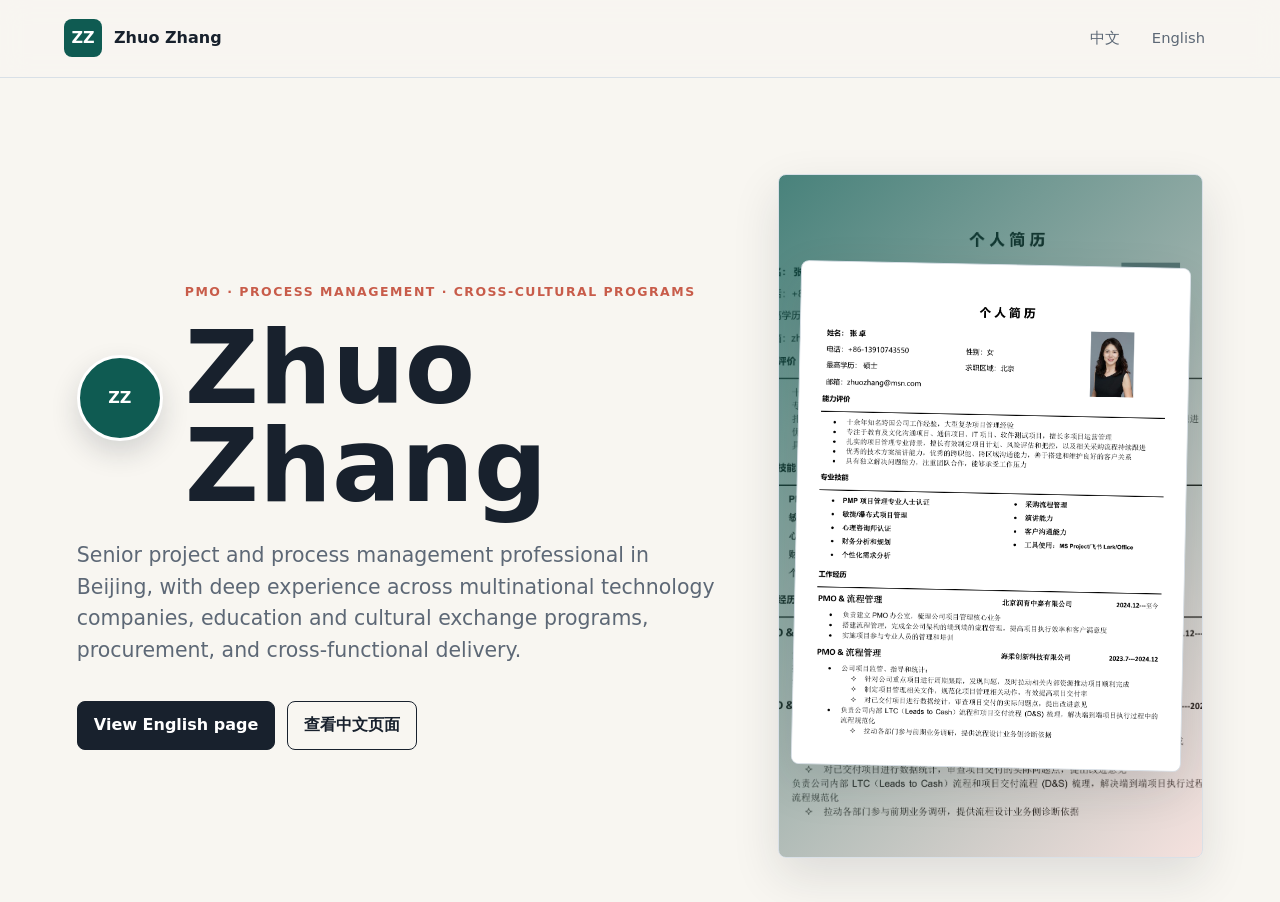
<file: index.html>
<!doctype html>
<html lang="en">
  <head>
    <meta charset="utf-8">
    <meta name="viewport" content="width=device-width, initial-scale=1">
    <title>Zhuo Zhang | Personal Website</title>
    <link rel="icon" href="assets/favicon.svg" type="image/svg+xml">
    <link rel="stylesheet" href="styles.css">
  </head>
  <body>
    <div class="site-shell">
      <header class="topbar">
        <a class="brand" href="index.html" aria-label="Zhuo Zhang home">
          <span class="mark">ZZ</span>
          <span>Zhuo Zhang</span>
        </a>
        <nav class="nav" aria-label="Language">
          <a href="zh.html">中文</a>
          <a href="en.html">English</a>
        </nav>
      </header>

      <main class="hero home-hero">
        <section class="headline">
          <div class="identity-row">
            <div class="avatar" data-avatar>ZZ</div>
            <div>
              <p class="eyebrow" data-bind="taglineEn">PMO · Process Management · Cross-Cultural Programs</p>
              <h1 data-bind="nameEn">Zhuo Zhang</h1>
            </div>
          </div>
          <p class="subtitle" data-bind="summaryHome">
            Senior project and process management professional in Beijing, with deep experience across multinational technology companies, education and cultural exchange programs, procurement, and cross-functional delivery.
          </p>
          <div class="actions">
            <a class="button primary" href="en.html">View English page</a>
            <a class="button secondary" href="zh.html">查看中文页面</a>
          </div>
        </section>

        <aside class="visual banner-visual" aria-label="Personal banner" data-banner>
          <div class="resume-frame">
            <img src="assets/resume-preview.png" alt="Preview of Zhuo Zhang's resume">
          </div>
        </aside>
      </main>
    </div>
  </body>
</html>
</file>
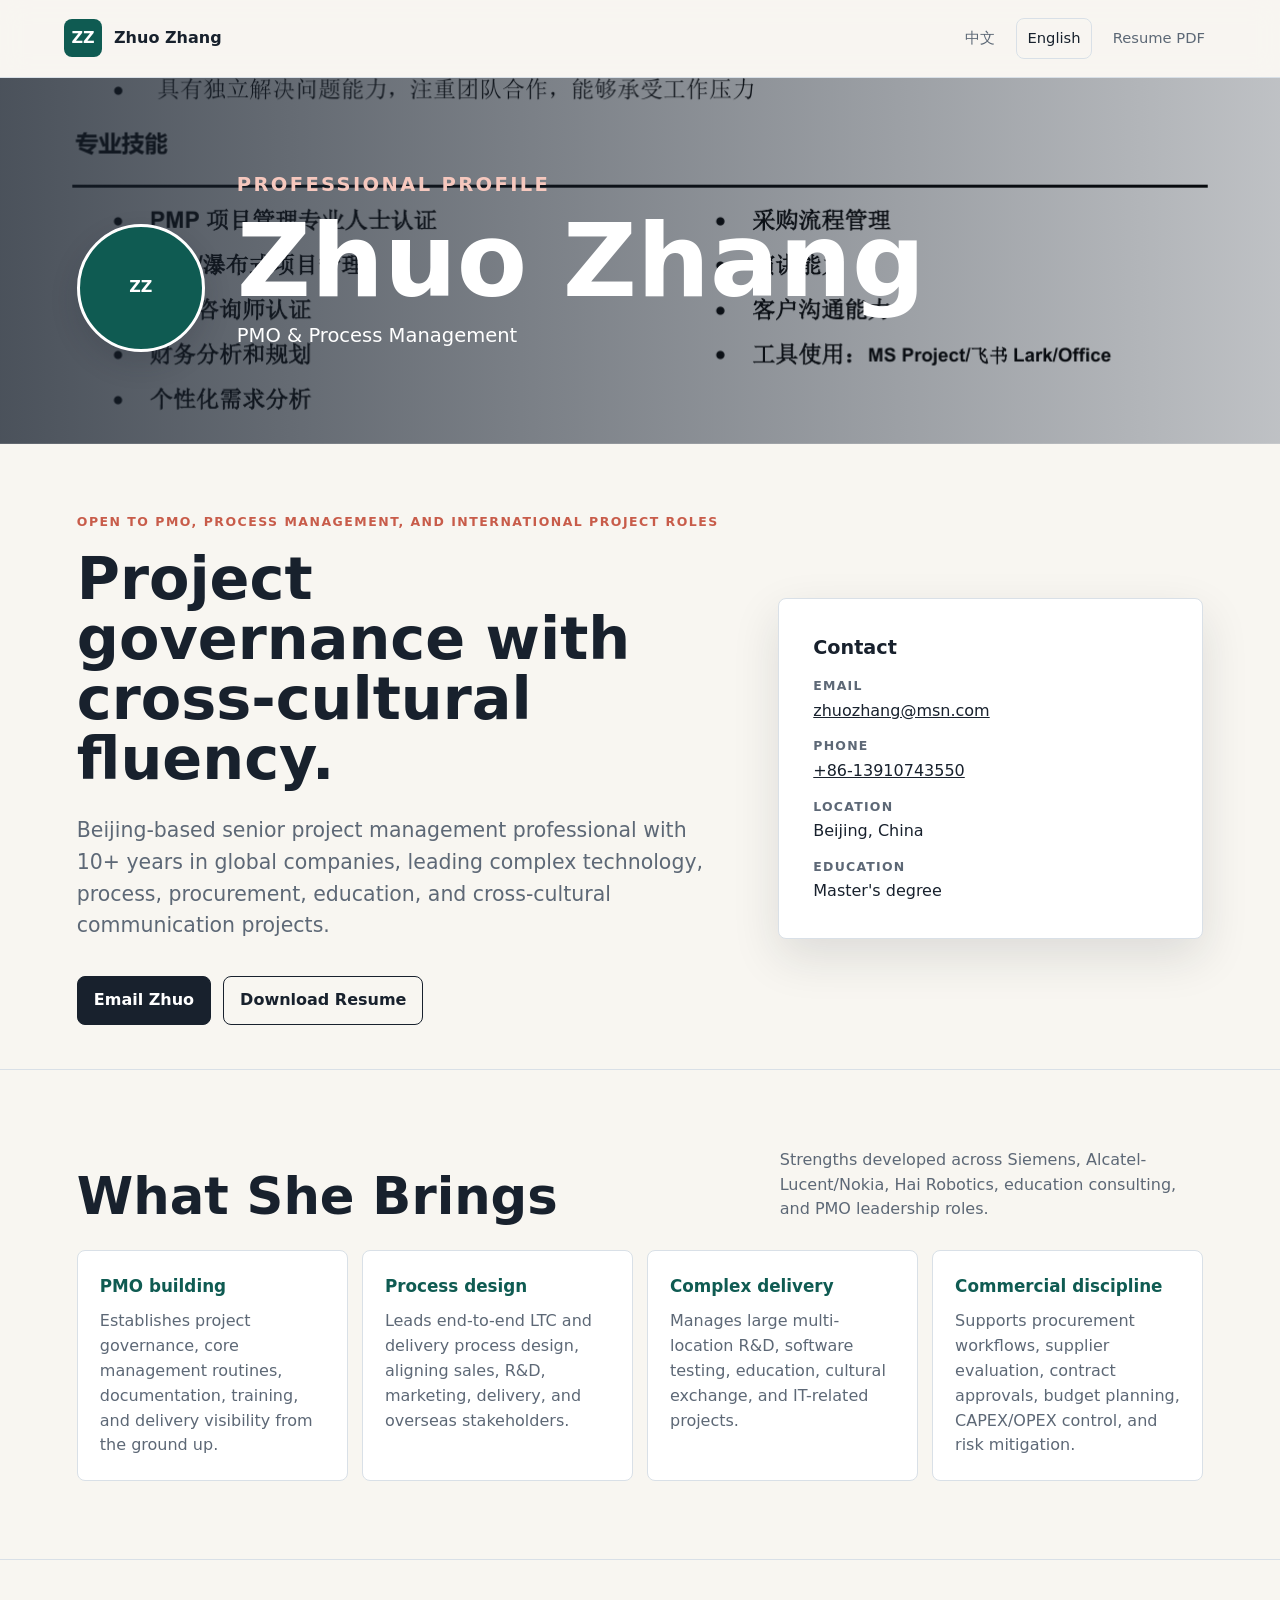
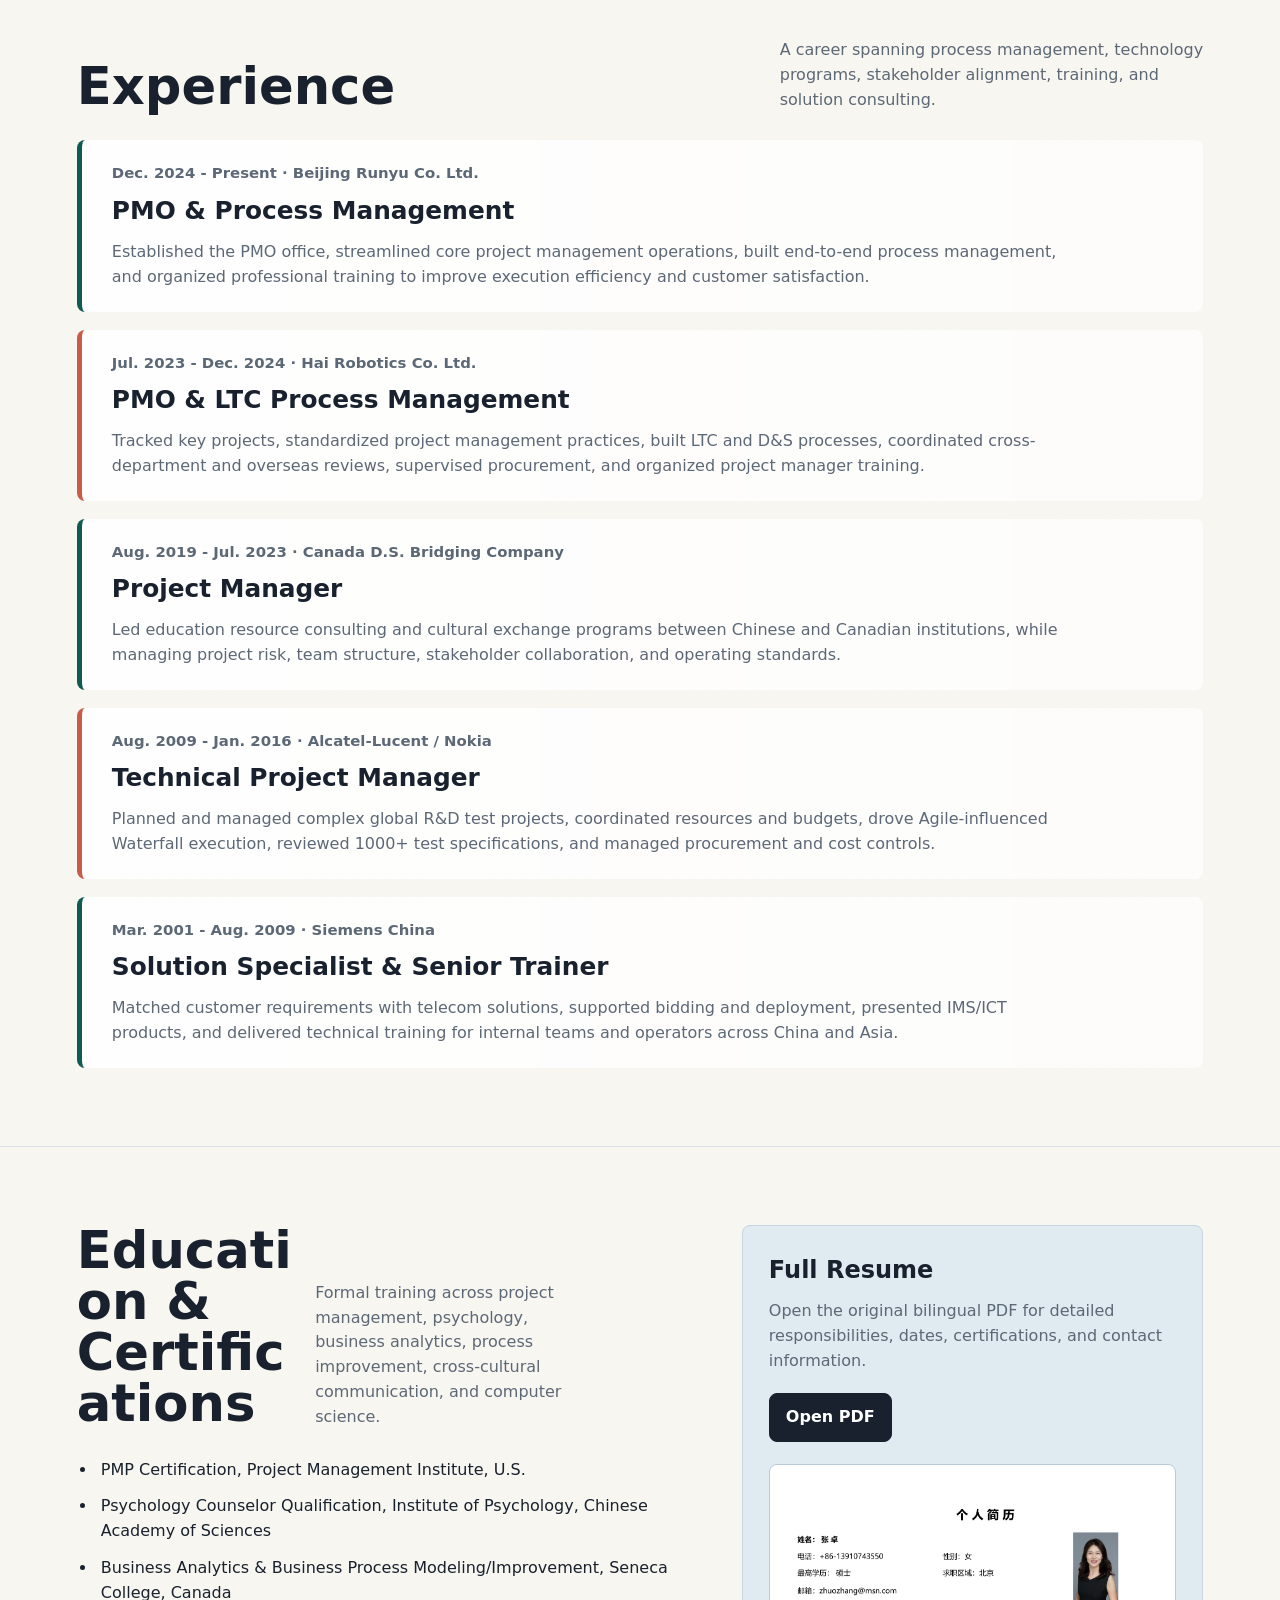
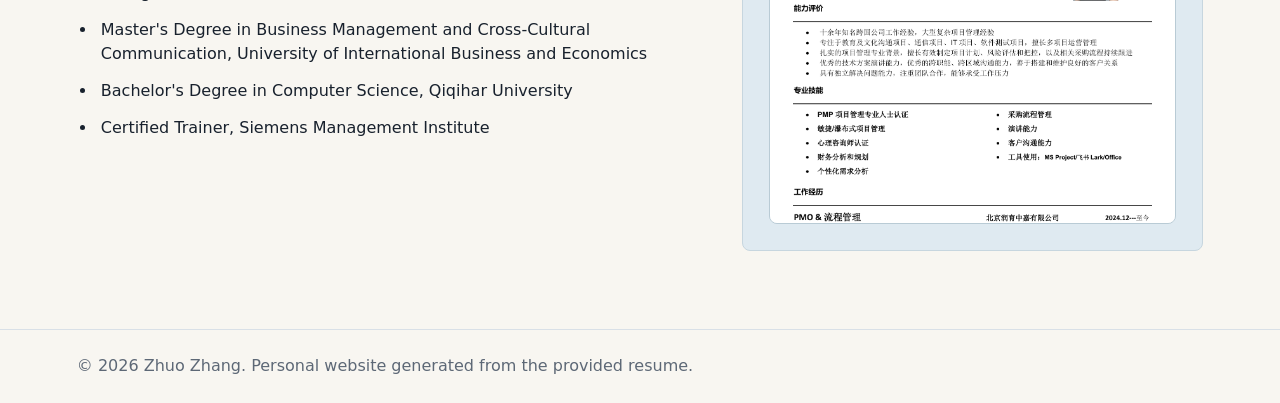
<file: en.html>
<!doctype html>
<html lang="en">
  <head>
    <meta charset="utf-8">
    <meta name="viewport" content="width=device-width, initial-scale=1">
    <title>Zhuo Zhang | English</title>
    <link rel="icon" href="assets/favicon.svg" type="image/svg+xml">
    <link rel="stylesheet" href="styles.css">
  </head>
  <body>
    <div class="site-shell">
      <header class="topbar">
        <a class="brand" href="index.html" aria-label="Zhuo Zhang home">
          <span class="mark">ZZ</span>
          <span>Zhuo Zhang</span>
        </a>
        <nav class="nav" aria-label="Main">
          <a href="zh.html">中文</a>
          <a href="en.html" aria-current="page">English</a>
          <a href="assets/resume-zhuo-zhang.pdf">Resume PDF</a>
        </nav>
      </header>

      <main>
        <section class="profile-banner" data-banner>
          <div class="avatar large" data-avatar>ZZ</div>
          <div>
            <p class="eyebrow">Professional Profile</p>
            <h1 data-bind="nameEn">Zhuo Zhang</h1>
            <p data-bind="taglineEn">PMO & Process Management</p>
          </div>
        </section>

        <section class="hero inner-hero">
          <div class="headline">
            <p class="eyebrow" data-bind="availabilityEn">Open to PMO, process management, and international project roles</p>
            <h2 class="page-title">Project governance with cross-cultural fluency.</h2>
            <p class="subtitle" data-bind="summaryEn">
              Beijing-based senior project management professional with 10+ years in global companies, leading complex technology, process, procurement, education, and cross-cultural communication projects.
            </p>
            <div class="actions">
              <a class="button primary" data-email-link href="mailto:zhuozhang@msn.com">Email Zhuo</a>
              <a class="button secondary" href="assets/resume-zhuo-zhang.pdf">Download Resume</a>
            </div>
          </div>

          <aside class="profile-card" aria-label="Profile details">
            <h2>Contact</h2>
            <ul class="contact-list">
              <li><span class="label">Email</span><a data-email-link href="mailto:zhuozhang@msn.com" data-bind="email">zhuozhang@msn.com</a></li>
              <li><span class="label">Phone</span><a data-phone-link href="tel:+8613910743550" data-bind="phone">+86-13910743550</a></li>
              <li><span class="label">Location</span><span data-bind="locationEn">Beijing, China</span></li>
              <li><span class="label">Education</span><span data-bind="educationEn">Master's degree</span></li>
            </ul>
          </aside>
        </section>

        <section class="band">
          <div class="section-head">
            <h2>What She Brings</h2>
            <p>Strengths developed across Siemens, Alcatel-Lucent/Nokia, Hai Robotics, education consulting, and PMO leadership roles.</p>
          </div>
          <div class="strength-grid">
            <article class="strength"><b>PMO building</b><p>Establishes project governance, core management routines, documentation, training, and delivery visibility from the ground up.</p></article>
            <article class="strength"><b>Process design</b><p>Leads end-to-end LTC and delivery process design, aligning sales, R&D, marketing, delivery, and overseas stakeholders.</p></article>
            <article class="strength"><b>Complex delivery</b><p>Manages large multi-location R&D, software testing, education, cultural exchange, and IT-related projects.</p></article>
            <article class="strength"><b>Commercial discipline</b><p>Supports procurement workflows, supplier evaluation, contract approvals, budget planning, CAPEX/OPEX control, and risk mitigation.</p></article>
          </div>
        </section>

        <section class="band">
          <div class="section-head">
            <h2>Experience</h2>
            <p>A career spanning process management, technology programs, stakeholder alignment, training, and solution consulting.</p>
          </div>
          <div class="timeline">
            <article class="role">
              <div class="role-meta">Dec. 2024 - Present · Beijing Runyu Co. Ltd.</div>
              <h3>PMO & Process Management</h3>
              <p>Established the PMO office, streamlined core project management operations, built end-to-end process management, and organized professional training to improve execution efficiency and customer satisfaction.</p>
            </article>
            <article class="role">
              <div class="role-meta">Jul. 2023 - Dec. 2024 · Hai Robotics Co. Ltd.</div>
              <h3>PMO & LTC Process Management</h3>
              <p>Tracked key projects, standardized project management practices, built LTC and D&S processes, coordinated cross-department and overseas reviews, supervised procurement, and organized project manager training.</p>
            </article>
            <article class="role">
              <div class="role-meta">Aug. 2019 - Jul. 2023 · Canada D.S. Bridging Company</div>
              <h3>Project Manager</h3>
              <p>Led education resource consulting and cultural exchange programs between Chinese and Canadian institutions, while managing project risk, team structure, stakeholder collaboration, and operating standards.</p>
            </article>
            <article class="role">
              <div class="role-meta">Aug. 2009 - Jan. 2016 · Alcatel-Lucent / Nokia</div>
              <h3>Technical Project Manager</h3>
              <p>Planned and managed complex global R&D test projects, coordinated resources and budgets, drove Agile-influenced Waterfall execution, reviewed 1000+ test specifications, and managed procurement and cost controls.</p>
            </article>
            <article class="role">
              <div class="role-meta">Mar. 2001 - Aug. 2009 · Siemens China</div>
              <h3>Solution Specialist & Senior Trainer</h3>
              <p>Matched customer requirements with telecom solutions, supported bidding and deployment, presented IMS/ICT products, and delivered technical training for internal teams and operators across China and Asia.</p>
            </article>
          </div>
        </section>

        <section class="band">
          <div class="two-column">
            <div>
              <div class="section-head">
                <h2>Education & Certifications</h2>
                <p>Formal training across project management, psychology, business analytics, process improvement, cross-cultural communication, and computer science.</p>
              </div>
              <ul class="plain-list">
                <li>PMP Certification, Project Management Institute, U.S.</li>
                <li>Psychology Counselor Qualification, Institute of Psychology, Chinese Academy of Sciences</li>
                <li>Business Analytics & Business Process Modeling/Improvement, Seneca College, Canada</li>
                <li>Master's Degree in Business Management and Cross-Cultural Communication, University of International Business and Economics</li>
                <li>Bachelor's Degree in Computer Science, Qiqihar University</li>
                <li>Certified Trainer, Siemens Management Institute</li>
              </ul>
            </div>
            <aside class="download-panel">
              <h2>Full Resume</h2>
              <p>Open the original bilingual PDF for detailed responsibilities, dates, certifications, and contact information.</p>
              <a class="button primary" href="assets/resume-zhuo-zhang.pdf">Open PDF</a>
              <img class="download-preview" src="assets/resume-preview.png" alt="Preview of Zhuo Zhang's resume">
            </aside>
          </div>
        </section>
      </main>

      <footer class="footer">© 2026 <span data-bind="nameEn">Zhuo Zhang</span>. Personal website generated from the provided resume.</footer>
    </div>
  </body>
</html>
</file>
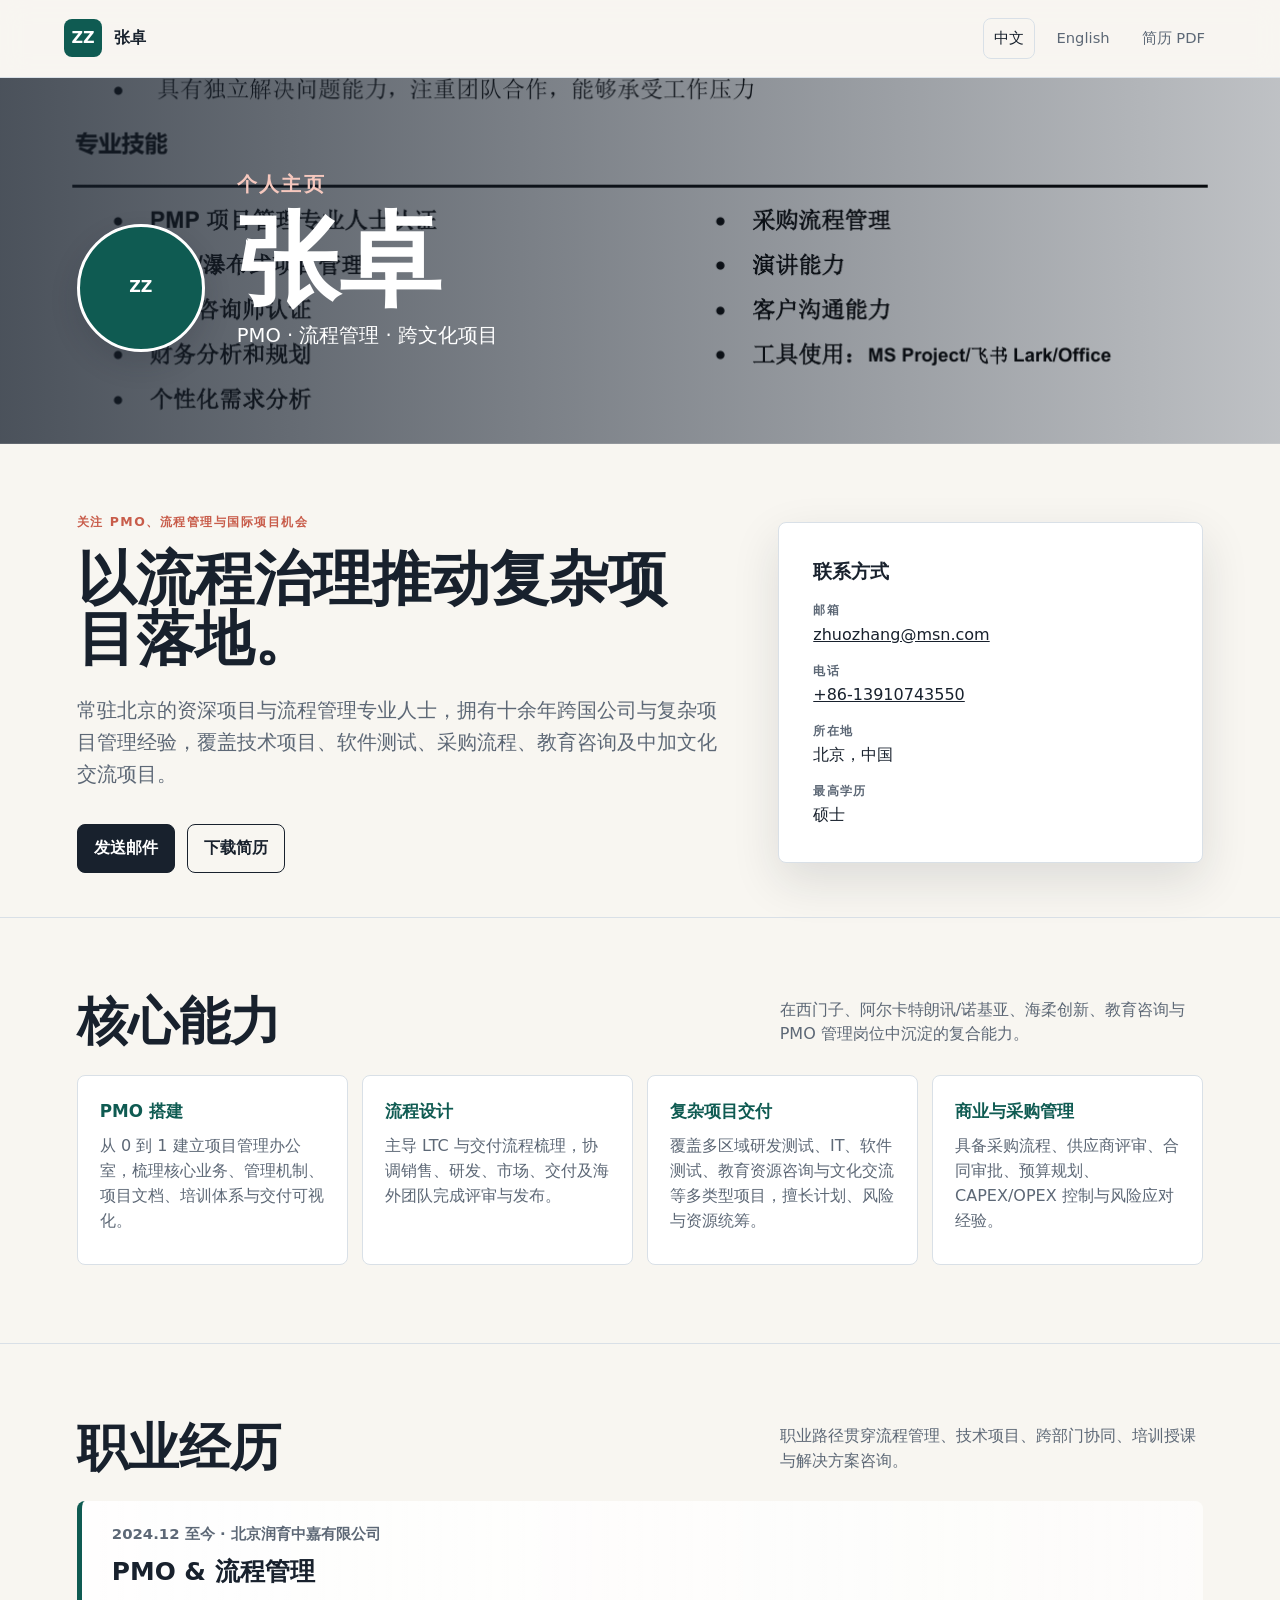
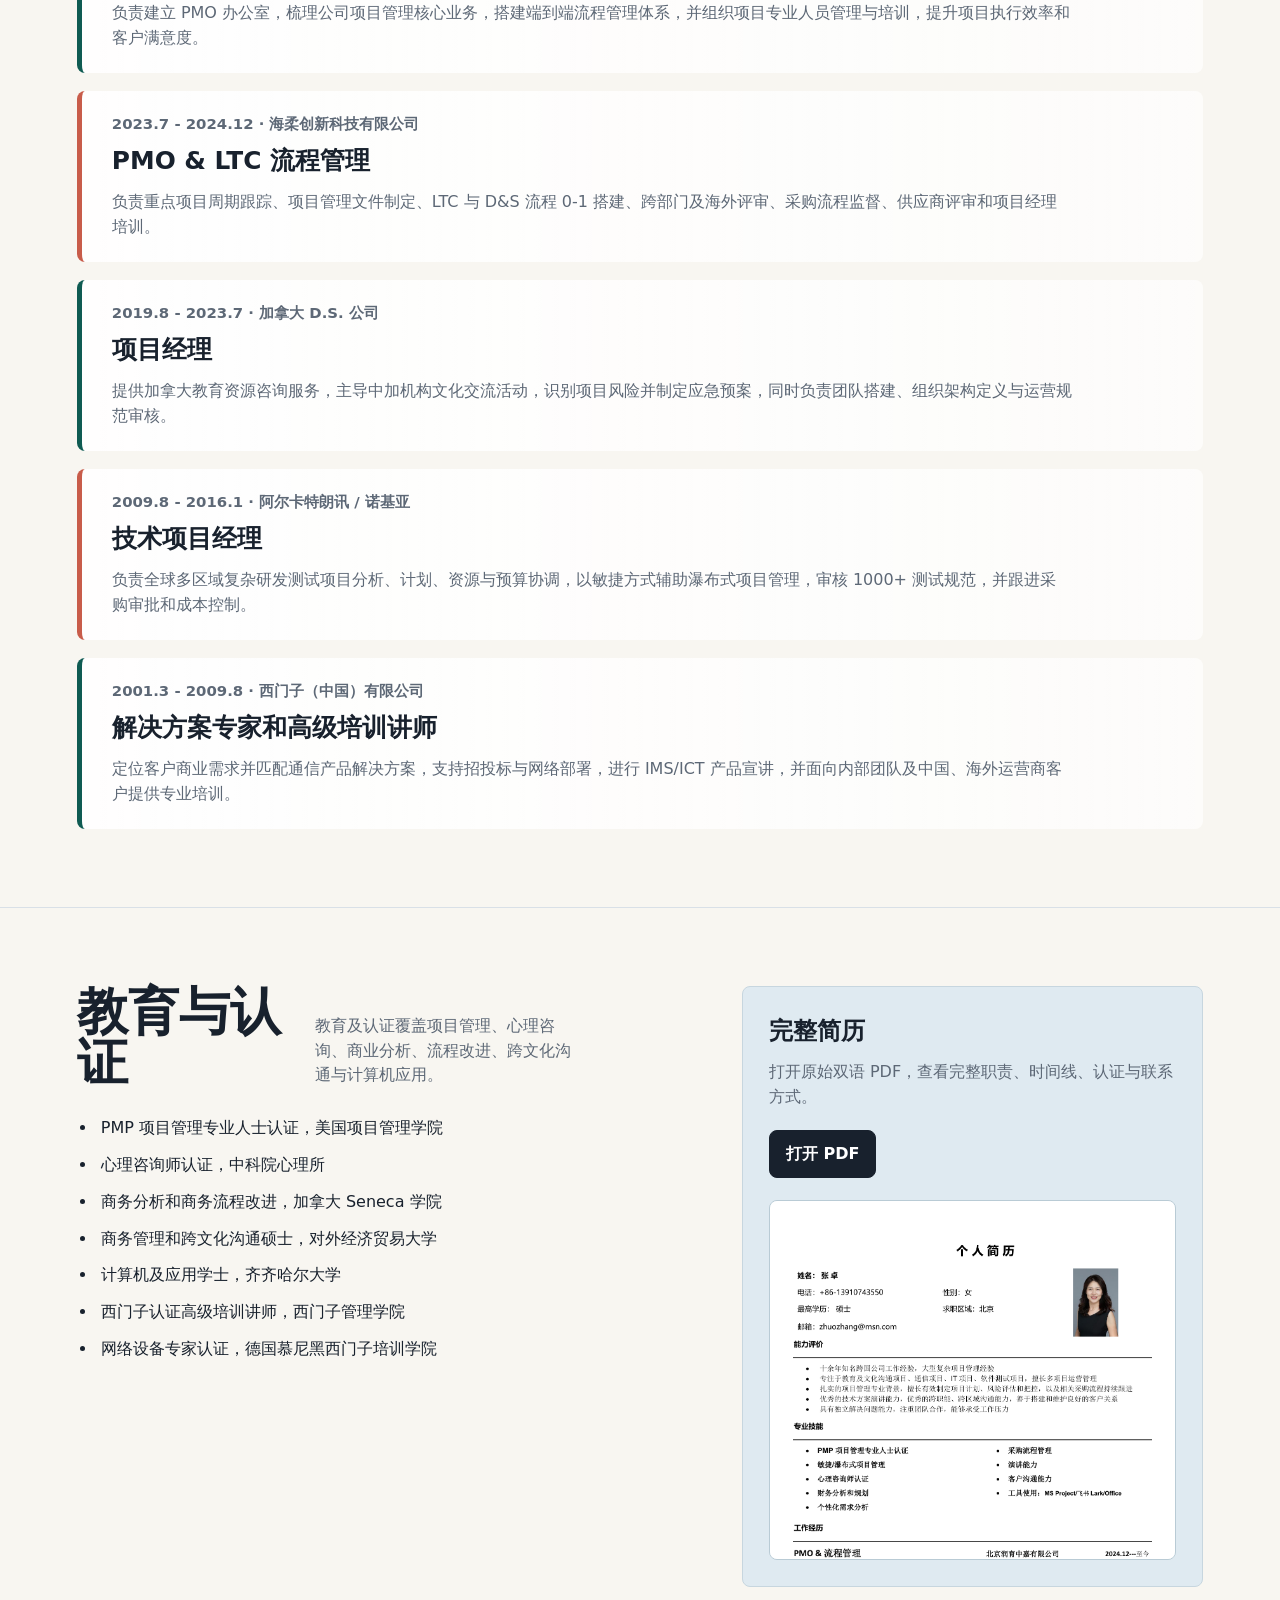
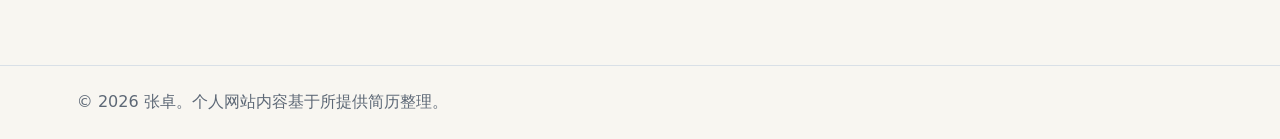
<file: zh.html>
<!doctype html>
<html lang="zh-CN">
  <head>
    <meta charset="utf-8">
    <meta name="viewport" content="width=device-width, initial-scale=1">
    <title>张卓 | 中文</title>
    <link rel="icon" href="assets/favicon.svg" type="image/svg+xml">
    <link rel="stylesheet" href="styles.css">
  </head>
  <body>
    <div class="site-shell">
      <header class="topbar">
        <a class="brand" href="index.html" aria-label="张卓主页">
          <span class="mark">ZZ</span>
          <span>张卓</span>
        </a>
        <nav class="nav" aria-label="Main">
          <a href="zh.html" aria-current="page">中文</a>
          <a href="en.html">English</a>
          <a href="assets/resume-zhuo-zhang.pdf">简历 PDF</a>
        </nav>
      </header>

      <main>
        <section class="profile-banner" data-banner>
          <div class="avatar large" data-avatar>ZZ</div>
          <div>
            <p class="eyebrow">个人主页</p>
            <h1 data-bind="nameZh">张卓</h1>
            <p data-bind="taglineZh">PMO · 流程管理 · 跨文化项目</p>
          </div>
        </section>

        <section class="hero inner-hero">
          <div class="headline">
            <p class="eyebrow" data-bind="availabilityZh">关注 PMO、流程管理与国际项目机会</p>
            <h2 class="page-title">以流程治理推动复杂项目落地。</h2>
            <p class="subtitle" data-bind="summaryZh">
              常驻北京的资深项目与流程管理专业人士，拥有十余年跨国公司与复杂项目管理经验，覆盖技术项目、软件测试、采购流程、教育咨询及中加文化交流项目。
            </p>
            <div class="actions">
              <a class="button primary" data-email-link href="mailto:zhuozhang@msn.com">发送邮件</a>
              <a class="button secondary" href="assets/resume-zhuo-zhang.pdf">下载简历</a>
            </div>
          </div>

          <aside class="profile-card" aria-label="个人信息">
            <h2>联系方式</h2>
            <ul class="contact-list">
              <li><span class="label">邮箱</span><a data-email-link href="mailto:zhuozhang@msn.com" data-bind="email">zhuozhang@msn.com</a></li>
              <li><span class="label">电话</span><a data-phone-link href="tel:+8613910743550" data-bind="phone">+86-13910743550</a></li>
              <li><span class="label">所在地</span><span data-bind="locationZh">北京，中国</span></li>
              <li><span class="label">最高学历</span><span data-bind="educationZh">硕士</span></li>
            </ul>
          </aside>
        </section>

        <section class="band">
          <div class="section-head">
            <h2>核心能力</h2>
            <p>在西门子、阿尔卡特朗讯/诺基亚、海柔创新、教育咨询与 PMO 管理岗位中沉淀的复合能力。</p>
          </div>
          <div class="strength-grid">
            <article class="strength"><b>PMO 搭建</b><p>从 0 到 1 建立项目管理办公室，梳理核心业务、管理机制、项目文档、培训体系与交付可视化。</p></article>
            <article class="strength"><b>流程设计</b><p>主导 LTC 与交付流程梳理，协调销售、研发、市场、交付及海外团队完成评审与发布。</p></article>
            <article class="strength"><b>复杂项目交付</b><p>覆盖多区域研发测试、IT、软件测试、教育资源咨询与文化交流等多类型项目，擅长计划、风险与资源统筹。</p></article>
            <article class="strength"><b>商业与采购管理</b><p>具备采购流程、供应商评审、合同审批、预算规划、CAPEX/OPEX 控制与风险应对经验。</p></article>
          </div>
        </section>

        <section class="band">
          <div class="section-head">
            <h2>职业经历</h2>
            <p>职业路径贯穿流程管理、技术项目、跨部门协同、培训授课与解决方案咨询。</p>
          </div>
          <div class="timeline">
            <article class="role">
              <div class="role-meta">2024.12 至今 · 北京润育中嘉有限公司</div>
              <h3>PMO & 流程管理</h3>
              <p>负责建立 PMO 办公室，梳理公司项目管理核心业务，搭建端到端流程管理体系，并组织项目专业人员管理与培训，提升项目执行效率和客户满意度。</p>
            </article>
            <article class="role">
              <div class="role-meta">2023.7 - 2024.12 · 海柔创新科技有限公司</div>
              <h3>PMO & LTC 流程管理</h3>
              <p>负责重点项目周期跟踪、项目管理文件制定、LTC 与 D&S 流程 0-1 搭建、跨部门及海外评审、采购流程监督、供应商评审和项目经理培训。</p>
            </article>
            <article class="role">
              <div class="role-meta">2019.8 - 2023.7 · 加拿大 D.S. 公司</div>
              <h3>项目经理</h3>
              <p>提供加拿大教育资源咨询服务，主导中加机构文化交流活动，识别项目风险并制定应急预案，同时负责团队搭建、组织架构定义与运营规范审核。</p>
            </article>
            <article class="role">
              <div class="role-meta">2009.8 - 2016.1 · 阿尔卡特朗讯 / 诺基亚</div>
              <h3>技术项目经理</h3>
              <p>负责全球多区域复杂研发测试项目分析、计划、资源与预算协调，以敏捷方式辅助瀑布式项目管理，审核 1000+ 测试规范，并跟进采购审批和成本控制。</p>
            </article>
            <article class="role">
              <div class="role-meta">2001.3 - 2009.8 · 西门子（中国）有限公司</div>
              <h3>解决方案专家和高级培训讲师</h3>
              <p>定位客户商业需求并匹配通信产品解决方案，支持招投标与网络部署，进行 IMS/ICT 产品宣讲，并面向内部团队及中国、海外运营商客户提供专业培训。</p>
            </article>
          </div>
        </section>

        <section class="band">
          <div class="two-column">
            <div>
              <div class="section-head">
                <h2>教育与认证</h2>
                <p>教育及认证覆盖项目管理、心理咨询、商业分析、流程改进、跨文化沟通与计算机应用。</p>
              </div>
              <ul class="plain-list">
                <li>PMP 项目管理专业人士认证，美国项目管理学院</li>
                <li>心理咨询师认证，中科院心理所</li>
                <li>商务分析和商务流程改进，加拿大 Seneca 学院</li>
                <li>商务管理和跨文化沟通硕士，对外经济贸易大学</li>
                <li>计算机及应用学士，齐齐哈尔大学</li>
                <li>西门子认证高级培训讲师，西门子管理学院</li>
                <li>网络设备专家认证，德国慕尼黑西门子培训学院</li>
              </ul>
            </div>
            <aside class="download-panel">
              <h2>完整简历</h2>
              <p>打开原始双语 PDF，查看完整职责、时间线、认证与联系方式。</p>
              <a class="button primary" href="assets/resume-zhuo-zhang.pdf">打开 PDF</a>
              <img class="download-preview" src="assets/resume-preview.png" alt="张卓简历预览">
            </aside>
          </div>
        </section>
      </main>

      <footer class="footer">© 2026 <span data-bind="nameZh">张卓</span>。个人网站内容基于所提供简历整理。</footer>
    </div>
  </body>
</html>
</file>
<file: styles.css>
:root {
  --ink: #18212d;
  --muted: #5d6876;
  --line: #d9e0e7;
  --paper: #f8f6f1;
  --panel: #ffffff;
  --pine: #0f5b52;
  --coral: #c85c4a;
  --gold: #b4863a;
  --sky: #dfeaf1;
  --accent: var(--pine);
  --shadow: 0 18px 48px rgba(24, 33, 45, 0.12);
  color-scheme: light;
}

* {
  box-sizing: border-box;
}

body {
  margin: 0;
  background: var(--paper);
  color: var(--ink);
  font-family: Inter, ui-sans-serif, system-ui, -apple-system, BlinkMacSystemFont, "Segoe UI", sans-serif;
  line-height: 1.55;
}

a {
  color: inherit;
}

.site-shell {
  min-height: 100vh;
}

.topbar {
  align-items: center;
  background: rgba(248, 246, 241, 0.9);
  border-bottom: 1px solid var(--line);
  display: flex;
  gap: 18px;
  justify-content: space-between;
  padding: 18px clamp(18px, 5vw, 64px);
  position: sticky;
  top: 0;
  z-index: 10;
  backdrop-filter: blur(14px);
}

.brand {
  align-items: center;
  display: inline-flex;
  gap: 12px;
  font-weight: 760;
  letter-spacing: 0;
  text-decoration: none;
}

.mark {
  align-items: center;
  background: var(--accent);
  border-radius: 8px;
  color: #fff;
  display: inline-flex;
  height: 38px;
  justify-content: center;
  width: 38px;
}

.nav {
  align-items: center;
  display: flex;
  gap: 10px;
}

.nav a {
  border: 1px solid transparent;
  border-radius: 8px;
  color: var(--muted);
  font-size: 0.92rem;
  padding: 8px 10px;
  text-decoration: none;
}

.nav a:hover,
.nav a[aria-current="page"] {
  border-color: var(--line);
  color: var(--ink);
}

.hero {
  display: grid;
  gap: clamp(28px, 5vw, 58px);
  grid-template-columns: minmax(0, 1.06fr) minmax(300px, 0.7fr);
  min-height: calc(100vh - 76px);
  padding: clamp(44px, 8vw, 96px) clamp(20px, 6vw, 80px) 44px;
}

.inner-hero {
  min-height: auto;
  padding-top: clamp(32px, 6vw, 68px);
}

.home-hero {
  align-items: center;
}

.identity-row {
  align-items: center;
  display: flex;
  gap: 22px;
}

.eyebrow {
  color: var(--coral);
  font-size: 0.78rem;
  font-weight: 750;
  letter-spacing: 0.12em;
  margin: 0 0 18px;
  text-transform: uppercase;
}

h1 {
  font-size: clamp(3rem, 8vw, 6.8rem);
  letter-spacing: 0;
  line-height: 0.95;
  margin: 0;
  max-width: 860px;
  overflow-wrap: anywhere;
}

.headline {
  max-width: 760px;
}

.subtitle {
  color: var(--muted);
  font-size: clamp(1.05rem, 2vw, 1.28rem);
  margin: 26px 0 0;
  max-width: 720px;
}

.actions {
  display: flex;
  flex-wrap: wrap;
  gap: 12px;
  margin-top: 34px;
}

.button {
  align-items: center;
  appearance: none;
  background: transparent;
  border: 1px solid var(--ink);
  border-radius: 8px;
  color: var(--ink);
  cursor: pointer;
  display: inline-flex;
  font: inherit;
  font-weight: 720;
  min-height: 46px;
  padding: 11px 16px;
  text-decoration: none;
}

.button.primary {
  background: var(--ink);
  color: #fff;
}

.button.secondary {
  background: transparent;
  color: var(--ink);
}

.visual {
  align-self: stretch;
  display: grid;
  min-height: 520px;
  place-items: center;
  position: relative;
}

.banner-visual {
  background:
    linear-gradient(135deg, rgba(15, 91, 82, 0.76), rgba(200, 92, 74, 0.18)),
    url("assets/resume-preview.png");
  background-position: center;
  background-size: cover;
  border: 1px solid var(--line);
  border-radius: 8px;
  box-shadow: var(--shadow);
  overflow: hidden;
}

.resume-frame {
  background: var(--panel);
  border: 1px solid var(--line);
  border-radius: 8px;
  box-shadow: var(--shadow);
  max-width: 390px;
  overflow: hidden;
  transform: rotate(1.2deg);
  width: min(88vw, 390px);
}

.resume-frame img {
  display: block;
  height: auto;
  width: 100%;
}

.avatar {
  align-items: center;
  background: var(--accent);
  border: 3px solid #fff;
  border-radius: 999px;
  box-shadow: 0 12px 28px rgba(24, 33, 45, 0.16);
  color: #fff;
  display: inline-flex;
  flex: 0 0 auto;
  font-size: 1rem;
  font-weight: 820;
  height: 86px;
  justify-content: center;
  overflow: hidden;
  width: 86px;
}

.avatar.large {
  height: 128px;
  width: 128px;
}

.avatar img {
  height: 100%;
  object-fit: cover;
  width: 100%;
}

.profile-banner {
  align-items: end;
  background:
    linear-gradient(90deg, rgba(24, 33, 45, 0.78), rgba(24, 33, 45, 0.28)),
    url("assets/resume-preview.png");
  background-position: center;
  background-size: cover;
  color: #fff;
  display: flex;
  gap: clamp(18px, 4vw, 32px);
  min-height: 360px;
  padding: clamp(42px, 8vw, 92px) clamp(20px, 6vw, 80px);
}

.profile-banner h1 {
  color: #fff;
}

.profile-banner p {
  font-size: clamp(1.05rem, 2vw, 1.22rem);
  margin: 12px 0 0;
  max-width: 680px;
}

.profile-banner .eyebrow {
  color: #f6c8be;
  margin: 0 0 12px;
}

.page-title {
  font-size: clamp(2rem, 4.6vw, 4rem);
  letter-spacing: 0;
  line-height: 1.02;
  margin: 0;
  max-width: 760px;
}

.profile-card {
  align-self: center;
  background: var(--panel);
  border: 1px solid var(--line);
  border-radius: 8px;
  box-shadow: var(--shadow);
  padding: clamp(22px, 4vw, 34px);
}

.profile-card h2 {
  font-size: 1.2rem;
  margin: 0 0 14px;
}

.contact-list,
.fact-list {
  display: grid;
  gap: 13px;
  margin: 0;
  padding: 0;
}

.contact-list li,
.fact-list li {
  display: grid;
  gap: 3px;
  list-style: none;
}

.label {
  color: var(--muted);
  font-size: 0.78rem;
  font-weight: 740;
  letter-spacing: 0.1em;
  text-transform: uppercase;
}

.band {
  border-top: 1px solid var(--line);
  padding: clamp(44px, 7vw, 78px) clamp(20px, 6vw, 80px);
}

.section-head {
  align-items: end;
  display: grid;
  gap: 12px;
  grid-template-columns: minmax(0, 0.62fr) minmax(260px, 0.38fr);
  margin-bottom: 28px;
}

.section-head h2 {
  font-size: clamp(2rem, 4vw, 3.6rem);
  letter-spacing: 0;
  line-height: 1;
  margin: 0;
  overflow-wrap: anywhere;
}

.section-head p {
  color: var(--muted);
  margin: 0;
}

.strength-grid {
  display: grid;
  gap: 14px;
  grid-template-columns: repeat(4, minmax(0, 1fr));
}

.strength {
  background: var(--panel);
  border: 1px solid var(--line);
  border-radius: 8px;
  min-height: 190px;
  padding: 22px;
}

.strength b {
  color: var(--accent);
  display: block;
  font-size: 1.05rem;
  margin-bottom: 10px;
}

.strength p {
  color: var(--muted);
  margin: 0;
}

.timeline {
  display: grid;
  gap: 18px;
}

.role {
  background: linear-gradient(90deg, rgba(255, 255, 255, 0.94), rgba(255, 255, 255, 0.68));
  border-left: 5px solid var(--accent);
  border-radius: 8px;
  padding: 22px clamp(18px, 4vw, 30px);
}

.role:nth-child(even) {
  border-left-color: var(--coral);
}

.role-meta {
  color: var(--muted);
  font-size: 0.93rem;
  font-weight: 680;
  margin-bottom: 6px;
}

.role h3 {
  font-size: clamp(1.15rem, 2vw, 1.55rem);
  margin: 0 0 10px;
}

.role p {
  color: var(--muted);
  margin: 0;
  max-width: 960px;
}

.two-column {
  display: grid;
  gap: 28px;
  grid-template-columns: minmax(0, 0.58fr) minmax(280px, 0.42fr);
}

.plain-list {
  display: grid;
  gap: 12px;
  margin: 0;
  padding-left: 20px;
}

.plain-list li {
  padding-left: 4px;
}

.download-panel {
  background: var(--sky);
  border: 1px solid #c7d6df;
  border-radius: 8px;
  padding: 26px;
}

.download-panel h2 {
  margin: 0 0 10px;
}

.download-panel p {
  color: var(--muted);
  margin: 0 0 20px;
}

.download-preview {
  border: 1px solid #b9cbd5;
  border-radius: 8px;
  display: block;
  height: auto;
  margin-top: 22px;
  max-height: 360px;
  object-fit: cover;
  object-position: top;
  width: 100%;
}

.editor-layout {
  display: grid;
  gap: 28px;
  grid-template-columns: minmax(280px, 0.45fr) minmax(0, 0.55fr);
}

.editor-panel {
  background: var(--panel);
  border: 1px solid var(--line);
  border-radius: 8px;
  box-shadow: var(--shadow);
  padding: clamp(20px, 4vw, 32px);
}

.editor-panel h2 {
  margin: 0 0 18px;
}

.field-grid {
  display: grid;
  gap: 16px;
}

.field {
  display: grid;
  gap: 7px;
}

.field label {
  color: var(--muted);
  font-size: 0.82rem;
  font-weight: 760;
  letter-spacing: 0.08em;
  text-transform: uppercase;
}

.field input,
.field textarea,
.field select {
  border: 1px solid var(--line);
  border-radius: 8px;
  color: var(--ink);
  font: inherit;
  min-height: 44px;
  padding: 10px 12px;
  width: 100%;
}

.field textarea {
  min-height: 100px;
  resize: vertical;
}

.editor-note,
.status-line {
  color: var(--muted);
  font-size: 0.92rem;
  margin: 14px 0 0;
}

.preview-card {
  background: var(--sky);
  border: 1px solid #c7d6df;
  border-radius: 8px;
  overflow: hidden;
}

.mini-banner {
  align-items: end;
  background:
    linear-gradient(90deg, rgba(24, 33, 45, 0.7), rgba(24, 33, 45, 0.14)),
    url("assets/resume-preview.png");
  background-position: center;
  background-size: cover;
  color: #fff;
  display: flex;
  gap: 18px;
  min-height: 220px;
  padding: 24px;
}

.mini-banner h3 {
  font-size: clamp(1.7rem, 4vw, 3rem);
  line-height: 1;
  margin: 0;
}

.mini-banner p {
  margin: 8px 0 0;
}

.preview-body {
  padding: 22px 24px 26px;
}

.preview-body p {
  color: var(--muted);
}

.footer {
  border-top: 1px solid var(--line);
  color: var(--muted);
  padding: 24px clamp(20px, 6vw, 80px);
}

@media (max-width: 900px) {
  .hero,
  .section-head,
  .two-column,
  .editor-layout {
    grid-template-columns: 1fr;
  }

  .hero {
    min-height: auto;
  }

  .visual {
    min-height: 360px;
  }

  .profile-banner {
    align-items: start;
    flex-direction: column;
  }

  .strength-grid {
    grid-template-columns: repeat(2, minmax(0, 1fr));
  }
}

@media (max-width: 620px) {
  .topbar {
    align-items: flex-start;
    flex-direction: column;
  }

  .nav {
    flex-wrap: wrap;
  }

  h1 {
    font-size: clamp(2.65rem, 18vw, 4.2rem);
  }

  .strength-grid {
    grid-template-columns: 1fr;
  }

  .resume-frame {
    transform: none;
    width: 100%;
  }

  .actions {
    flex-direction: column;
  }

  .button {
    justify-content: center;
    width: 100%;
  }

  .identity-row {
    align-items: flex-start;
    flex-direction: column;
  }

  .profile-banner {
    min-height: 420px;
  }
}
</file>
